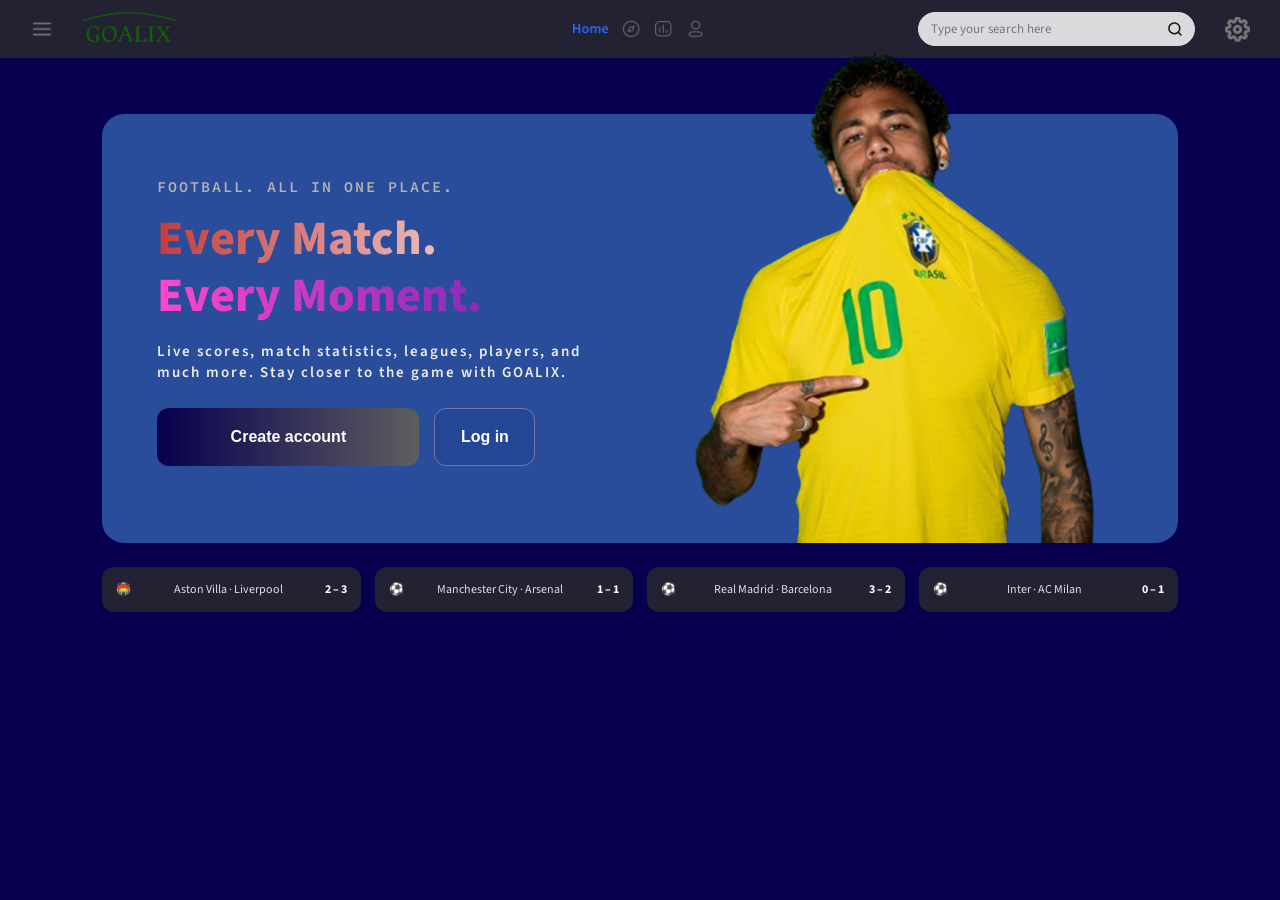
<file: index.html>
<!DOCTYPE html>
<html lang="en">

<head>
    <meta charset="UTF-8">
    <meta name="viewport" content="width=device-width, initial-scale=1.0">
    <title>Goalix</title>

    <link href="https://fonts.googleapis.com/css2?family=Source+Code+Pro:wght@400;500;600;700&display=swap"
        rel="stylesheet">
    <link href="https://fonts.googleapis.com/css2?family=Source+Sans+3:ital,wght@0,200..900;1,200..900&display=swap"
        rel="stylesheet">

    <link rel="stylesheet" href="CSS/style.css">
</head>

<body>

    <header>

        <div class="header-left">

            <button>
                <img src="Menu.png" class="icon" alt="Menu">
            </button>

            <a href="index.html">
                <picture>
                    <source media="(max-width: 700px)" srcset="logo-phone.png">
                    <img src="Untitled__1_-removebg-preview.png" class="logo" alt="Goalix">
                </picture>
            </a>

        </div>


        <nav class="header-center">

            <a href="index.html">
                <img src="Home.png" class="home" alt="Home">
            </a>

            <a href="explore.html">
                <img src="Discovery.png" class="discovery" alt="Discovery">
            </a>

            <a href="chart.html">
                <img src="Chart.png" class="chart" alt="Chart">
            </a>

            <a href="login.html">
                <img src="Profile.png" class="profile" alt="Profile">
            </a>

        </nav>


        <div class="header-right">

            <div class="search-container">
                <img src="Search.png" class="search-icon" alt="Search">
                <input class="search-bar" type="text" placeholder="Type your search here">
            </div>

            <button class="settings-btn" aria-label="Settings">
                <img src="Settings.png" class="settings" alt="">
            </button>

        </div>

    </header>


    <main>

        <section class="hero">

            <div class="text-hero">

                <p class="all">FOOTBALL. ALL IN ONE PLACE.</p>

                <h1 class="match">Every Match.</h1>

                <h1 class="moment">Every Moment.</h1>

                <p class="text2">
                    Live scores, match statistics, leagues, players, and<br>
                    much more. Stay closer to the game with GOALIX.
                </p>

                <div class="hero-buttons">

                    <a href="register.html">
                        <button class="create-btn">Create account</button>

                    </a>

                    <a href="login.html">
                        <button class="login-btn">Log in</button>
                    </a>

                </div>

            </div>


            <div class="neymar">

                <img src="neymar-jr-brazil-portraits-2018-9z-removebg-preview 1.png" alt="Neymar">

            </div>

        </section>

        <section class="match-strip" aria-label="Featured football match">
            <div class="match-team team-villa" aria-hidden="true">V</div>
            <div class="match-team team-liverpool" aria-hidden="true">L</div>
            <div class="match-details">
                <span>Aston Villa <b>vs</b> Liverpool</span>
                <strong>2 <i>–</i> 3</strong>
            </div>
            <span class="match-status">FT</span>
        </section>

        <section class="match-cards" aria-label="Recent football matches">
            <article class="match-card"><span>🏟️</span><span>Aston Villa · Liverpool</span><b>2 – 3</b></article>
            <article class="match-card"><span>⚽</span><span>Manchester City · Arsenal</span><b>1 – 1</b></article>
            <article class="match-card"><span>⚽</span><span>Real Madrid · Barcelona</span><b>3 – 2</b></article>
            <article class="match-card"><span>⚽</span><span>Inter · AC Milan</span><b>0 – 1</b></article>
        </section>
    </main>

</body>

</html>
</file>
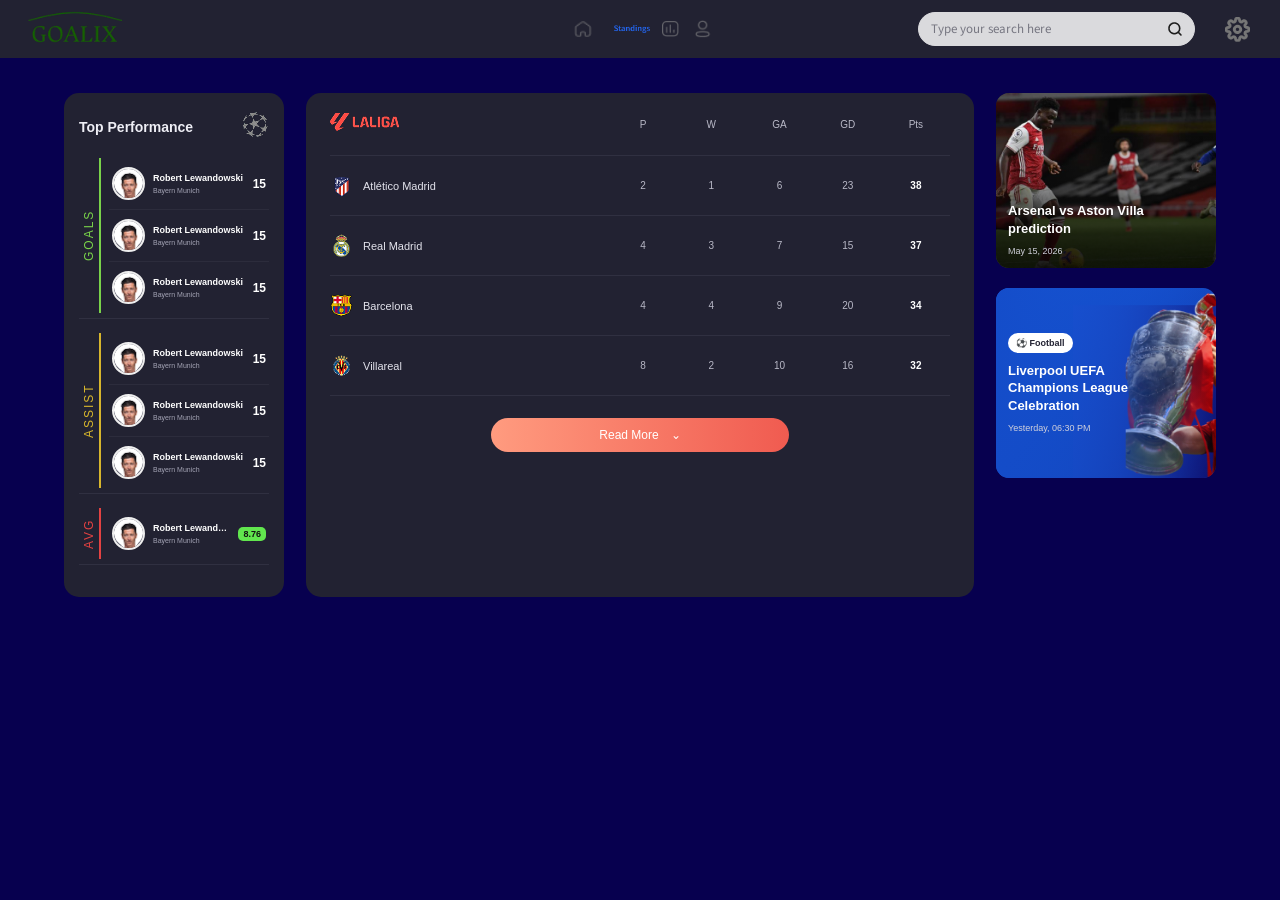
<file: explore.html>
<!DOCTYPE html>
<html lang="en">

<head>
    <meta charset="UTF-8">
    <meta name="viewport" content="width=device-width, initial-scale=1.0">
    <title>Goalix | Explore</title>

    <link rel="stylesheet" href="https://fonts.googleapis.com/css2?family=Source+Sans+3:wght@400;600;700&display=swap">

    <link rel="stylesheet" href="CSS/style.css">
    <link rel="stylesheet" href="CSS/explore.css">
</head>

<body>

    <header>
        <div class="header-left">
            <a href="index.html">
                <img src="Untitled__1_-removebg-preview.png" class="logo" alt="Goalix">
            </a>
        </div>

        <nav class="header-center">
            <a href="index.html">
                <img src="Home1.png" class="home" alt="Home">
            </a>

            <a href="standings.html">
                <img src="Standings.png" class="standings" alt="Discovery">
            </a>

            <a href="chart.html">
                <img src="Chart.png" class="chart" alt="Chart">
            </a>

            <a href="login.html">
                <img src="Profile.png" class="profile" alt="Profile">
            </a>
        </nav>

        <div class="header-right">

            <div class="search-container">
                <img src="Search.png" class="search-icon" alt="Search">
                <input class="search-bar" type="text" placeholder="Type your search here">
            </div>

            <button class="settings-btn" aria-label="Settings">
                <img src="Settings.png" class="settings" alt="">
            </button>

        </div>
    </header>

    <main class="dashboard">



        <aside class="sidebar-left performance-panel">

            <div class="performance-title">
                <h2>Top Performance</h2>
                <span><img src="championsleague.png"></span>
            </div>

            <!-- GOALS -->
            <div class="performance-group goals">

                <div class="group-label">GOALS</div>

                <div class="player-list">

                    <article class="player-row">
                        <img src="images/players/player1.png" alt="Player" class="player-photo">
                        <div class="player-info">
                            <h3>Robert Lewandowski</h3>
                            <p>Bayern Munich</p>
                        </div>
                        <strong class="player-stat">15</strong>
                    </article>

                    <article class="player-row">
                        <img src="images/players/player1.png" alt="Player" class="player-photo">
                        <div class="player-info">
                            <h3>Robert Lewandowski</h3>
                            <p>Bayern Munich</p>
                        </div>
                        <strong class="player-stat">15</strong>
                    </article>

                    <article class="player-row">
                        <img src="images/players/player1.png" alt="Player" class="player-photo">
                        <div class="player-info">
                            <h3>Robert Lewandowski</h3>
                            <p>Bayern Munich</p>
                        </div>
                        <strong class="player-stat">15</strong>
                    </article>

                </div>
            </div>

            <!-- ASSISTS -->
            <div class="performance-group assists">

                <div class="group-label">ASSIST</div>

                <div class="player-list">

                    <article class="player-row">
                        <img src="images/players/player1.png" alt="Player" class="player-photo">
                        <div class="player-info">
                            <h3>Robert Lewandowski</h3>
                            <p>Bayern Munich</p>
                        </div>
                        <strong class="player-stat">15</strong>
                    </article>

                    <article class="player-row">
                        <img src="images/players/player1.png" alt="Player" class="player-photo">
                        <div class="player-info">
                            <h3>Robert Lewandowski</h3>
                            <p>Bayern Munich</p>
                        </div>
                        <strong class="player-stat">15</strong>
                    </article>

                    <article class="player-row">
                        <img src="images/players/player1.png" alt="Player" class="player-photo">
                        <div class="player-info">
                            <h3>Robert Lewandowski</h3>
                            <p>Bayern Munich</p>
                        </div>
                        <strong class="player-stat">15</strong>
                    </article>

                </div>
            </div>

            <!-- AVERAGE RATING -->
            <div class="performance-group average">

                <div class="group-label">AVG</div>

                <div class="player-list">

                    <article class="player-row">
                        <img src="images/players/player1.png" alt="Player" class="player-photo">
                        <div class="player-info">
                            <h3>Robert Lewandowski</h3>
                            <p>Bayern Munich</p>
                        </div>
                        <strong class="player-stat rating">8.76</strong>
                    </article>

                </div>
            </div>

        </aside>


        </div>

        </aside>


        <section class="matches">

            <div class="table-header">
                <div class="table-title">
                    <span class="la-liga-logo"><img src="laliga.png"></span>
                </div>

                <div class="table-columns">
                    <span>P</span>
                    <span>W</span>
                    <span>GA</span>
                    <span>GD</span>
                    <span>Pts</span>
                </div>
            </div>

            <div class="team-list">

                <article class="team-row">
                    <div class="team-name">
                        <img src="atletico.png" alt="Atletico Madrid">
                        <span>Atlético Madrid</span>
                    </div>
                    <div class="team-stats">
                        <span>2</span><span>1</span><span>6</span><span>23</span><strong>38</strong>
                    </div>
                </article>

                <article class="team-row">
                    <div class="team-name">
                        <img src="realmadrid.png" alt="Real Madrid">
                        <span>Real Madrid</span>
                    </div>
                    <div class="team-stats">
                        <span>4</span><span>3</span><span>7</span><span>15</span><strong>37</strong>
                    </div>
                </article>

                <article class="team-row">
                    <div class="team-name">
                        <img src="barcelona.png" alt="Barcelona">
                        <span>Barcelona</span>
                    </div>
                    <div class="team-stats">
                        <span>4</span><span>4</span><span>9</span><span>20</span><strong>34</strong>
                    </div>
                </article>

                <article class="team-row">
                    <div class="team-name">
                        <img src="villareal.png" alt="Villarreal">
                        <span>Villareal</span>
                    </div>
                    <div class="team-stats">
                        <span>8</span><span>2</span><span>10</span><span>16</span><strong>32</strong>
                    </div>
                </article>

            </div>

            <button class="read-more">
                Read More <span>⌄</span>
            </button>

        </section>



        <aside class="sidebar-right news-panel">

            <!-- NEWS CARD 1 -->
            <article class="news-card news-card-one">

                <img src="news1.png" alt="Football match" class="news-image">

                <div class="news-overlay">
                    <h3>Arsenal vs Aston Villa prediction</h3>
                    <span>May 15, 2026</span>
                </div>

            </article>

            <!-- NEWS CARD 2 -->
            <article class="news-card news-card-two">

                <img src="news2.png" alt="Champions League celebration" class="news-image">

                <div class="news-overlay">
                    <span class="news-tag">⚽ Football</span>

                    <h3>Liverpool UEFA Champions League Celebration</h3>

                    <span>Yesterday, 06:30 PM</span>
                </div>

            </article>

        </aside>


    </main>

</body>

</html>
</file>
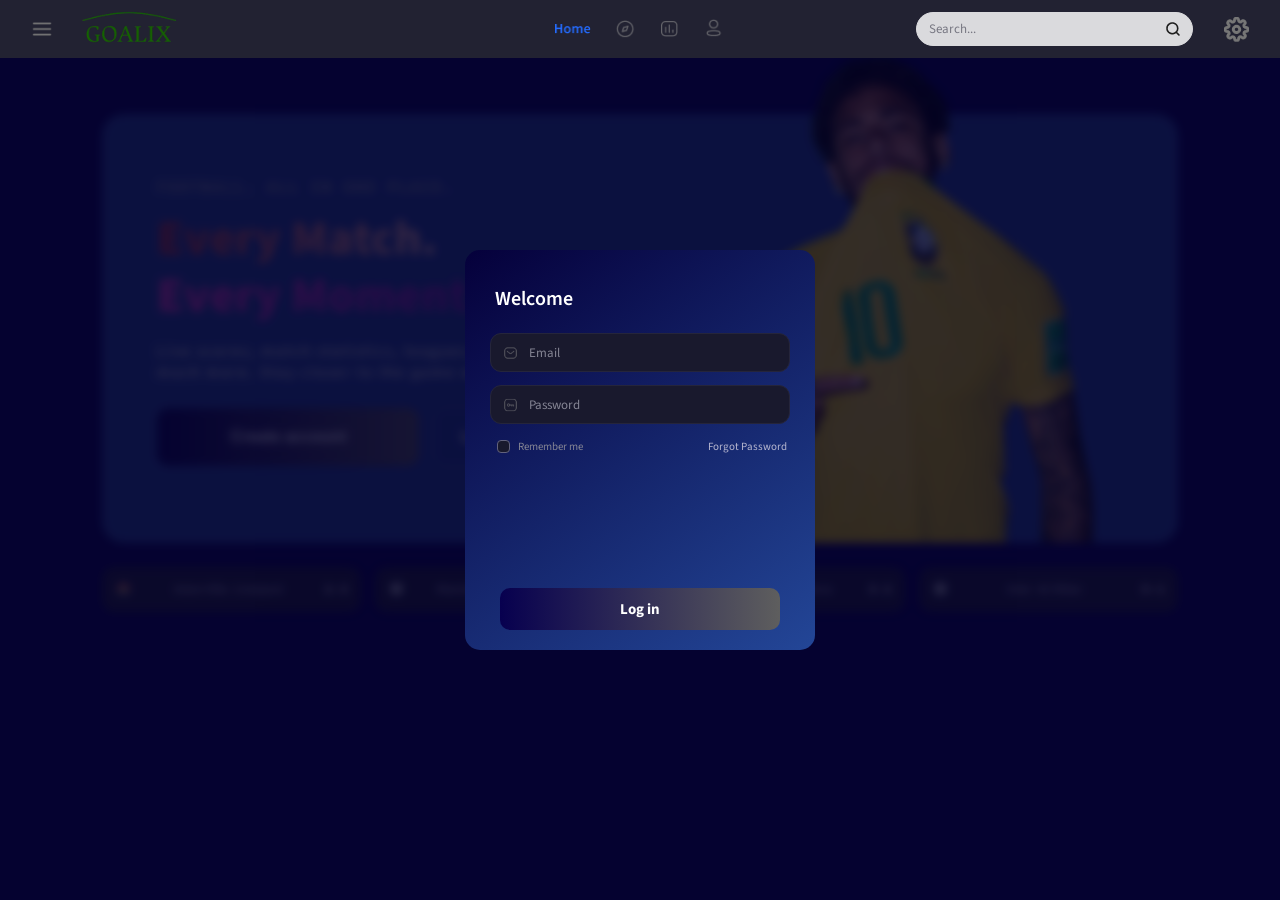
<file: login.html>
<!DOCTYPE html>
<html lang="en">

<head>
    <meta charset="UTF-8">
    <meta name="viewport" content="width=device-width, initial-scale=1.0">
    <title>Login</title>

    <link href="https://fonts.googleapis.com/css2?family=Source+Code+Pro:wght@400;500;600;700&display=swap"
        rel="stylesheet">
    <link href="https://fonts.googleapis.com/css2?family=Source+Sans+3:ital,wght@0,200..900;1,200..900&display=swap"
        rel="stylesheet">
    <link rel="stylesheet" href="CSS/login.css">
    <link rel="stylesheet" href="CSS/style.css">
</head>

<body>
    <header>

        <div class="header-left">

            <button>
                <img src="Menu.png" class="icon" alt="Menu">
            </button>

            <a href="index.html">
                <picture>
                    <source media="(max-width: 700px)" srcset="logo-phone.png">
                    <img src="Untitled__1_-removebg-preview.png" class="logo" alt="Goalix">
                </picture>
            </a>

        </div>


        <nav class="header-center">

            <button>
                <img src="Home.png" class="home" alt="Home">
            </button>

            <button>
                <img src="Discovery.png" class="discovery" alt="Discovery">
            </button>

            <button>
                <img src="Chart.png" class="chart" alt="Chart">
            </button>
            <a href="login.html">
                <button>
                    <img src="Profile.png" class="profile" alt="Profile">
                </button>
            </a>
        </nav>


        <div class="header-right">

            <div class="search-container">

                <img src="Search.png" alt="Search" class="search-icon">

                <input type="text" class="search-bar" placeholder="Search...">

            </div>

            <button>
                <img src="Settings.png" class="settings" alt="Settings">
            </button>

        </div>

    </header>
    <div class="login-background">

        <main>

            <section class="hero">

                <div class="text-hero">

                    <p class="all">FOOTBALL. ALL IN ONE PLACE.</p>

                    <h1 class="match">Every Match.</h1>

                    <h1 class="moment">Every Moment.</h1>

                    <p class="text2">
                        Live scores, match statistics, leagues, players, and<br>
                        much more. Stay closer to the game with GOALIX.
                    </p>

                    <div class="hero-buttons">

                        <button class="create-btn">Create account</button>

                        <a href="login.html">
                            <button class="login-btn">Log in</button>
                        </a>

                    </div>

                </div>


                <div class="neymar">

                    <img src="neymar-jr-brazil-portraits-2018-9z-removebg-preview 1.png" alt="Neymar">

                </div>

            </section>

            <section class="match-strip" aria-label="Featured football match">
                <div class="match-team team-villa" aria-hidden="true">V</div>
                <div class="match-team team-liverpool" aria-hidden="true">L</div>
                <div class="match-details">
                    <span>Aston Villa <b>vs</b> Liverpool</span>
                    <strong>2 <i>–</i> 3</strong>
                </div>
                <span class="match-status">FT</span>
            </section>

            <section class="match-cards" aria-label="Recent football matches">
                <article class="match-card"><span>🏟️</span><span>Aston Villa · Liverpool</span><b>2 – 3</b></article>
                <article class="match-card"><span>⚽</span><span>Manchester City · Arsenal</span><b>1 – 1</b></article>
                <article class="match-card"><span>⚽</span><span>Real Madrid · Barcelona</span><b>3 – 2</b></article>
                <article class="match-card"><span>⚽</span><span>Inter · AC Milan</span><b>0 – 1</b></article>
            </section>
        </main>

    </div>

    <div class="login-overlay"></div>

    <section class="login-card">

        <h2>Welcome</h2>

        <form>

            <div class="input-group">
                <span class="input-icon"><img src="Message.png" alt="message"></span>
                <input type="email" placeholder="Email" required>
            </div>

            <div class="input-group password-group">
                <span class="input-icon"><img src="Password.png" alt="password"></span>

                <input type="password" id="password" placeholder="Password" required>

            </div>

            <div class="login-options">

                <label>
                    <input type="checkbox">
                    Remember me
                </label>

                <a href="#">Forgot Password</a>

            </div>

            <button type="submit" class="sign-in-btn">
                Log in
            </button>

        </form>

    </section>

    <script>
        document.addEventListener('click', function (event) {
            if (!event.target.closest('.login-card form')) {
                window.location.href = 'index.html';
            }
        });
    </script>
</body>

</html>
</file>
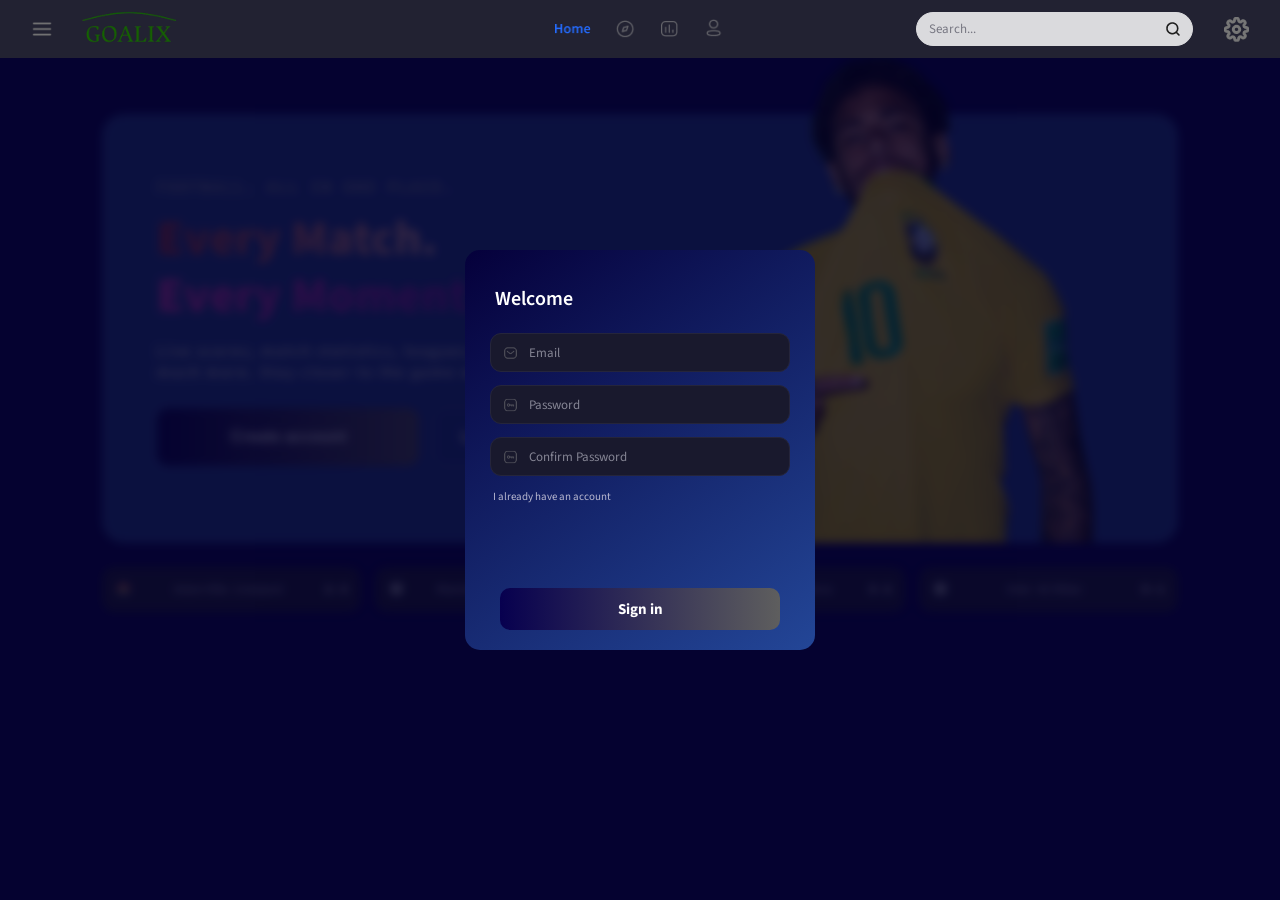
<file: register.html>
<!DOCTYPE html>
<html lang="en">

<head>
    <meta charset="UTF-8">
    <meta name="viewport" content="width=device-width, initial-scale=1.0">
    <title>Sign in</title>

    <link href="https://fonts.googleapis.com/css2?family=Source+Code+Pro:wght@400;500;600;700&display=swap"
        rel="stylesheet">
    <link href="https://fonts.googleapis.com/css2?family=Source+Sans+3:ital,wght@0,200..900;1,200..900&display=swap"
        rel="stylesheet">
    <link rel="stylesheet" href="CSS/register.css">

    <link rel="stylesheet" href="CSS/style.css">
    
</head>

<body>
    <header>

        <div class="header-left">

            <button>
                <img src="Menu.png" class="icon" alt="Menu">
            </button>

            <a href="index.html">
                <picture>
                    <source media="(max-width: 700px)" srcset="logo-phone.png">
                    <img src="Untitled__1_-removebg-preview.png" class="logo" alt="Goalix">
                </picture>
            </a>

        </div>


        <nav class="header-center">

            <button>
                <img src="Home.png" class="home" alt="Home">
            </button>

            <button>
                <img src="Discovery.png" class="discovery" alt="Discovery">
            </button>

            <button>
                <img src="Chart.png" class="chart" alt="Chart">
            </button>
            <a href="login.html">
                <button>
                    <img src="Profile.png" class="profile" alt="Profile">
                </button>
            </a>
        </nav>


        <div class="header-right">

            <div class="search-container">

                <img src="Search.png" alt="Search" class="search-icon">

                <input type="text" class="search-bar" placeholder="Search...">

            </div>

            <button>
                <img src="Settings.png" class="settings" alt="Settings">
            </button>

        </div>

    </header>
    <div class="login-background">

        <main>

            <section class="hero">

                <div class="text-hero">

                    <p class="all">FOOTBALL. ALL IN ONE PLACE.</p>

                    <h1 class="match">Every Match.</h1>

                    <h1 class="moment">Every Moment.</h1>

                    <p class="text2">
                        Live scores, match statistics, leagues, players, and<br>
                        much more. Stay closer to the game with GOALIX.
                    </p>

                    <div class="hero-buttons">

                        <button class="create-btn">Create account</button>

                        <a href="login.html">
                            <button class="login-btn">Log in</button>
                        </a>

                    </div>

                </div>


                <div class="neymar">

                    <img src="neymar-jr-brazil-portraits-2018-9z-removebg-preview 1.png" alt="Neymar">

                </div>

            </section>

            <section class="match-strip" aria-label="Featured football match">
                <div class="match-team team-villa" aria-hidden="true">V</div>
                <div class="match-team team-liverpool" aria-hidden="true">L</div>
                <div class="match-details">
                    <span>Aston Villa <b>vs</b> Liverpool</span>
                    <strong>2 <i>–</i> 3</strong>
                </div>
                <span class="match-status">FT</span>
            </section>

            <section class="match-cards" aria-label="Recent football matches">
                <article class="match-card"><span>🏟️</span><span>Aston Villa · Liverpool</span><b>2 – 3</b></article>
                <article class="match-card"><span>⚽</span><span>Manchester City · Arsenal</span><b>1 – 1</b></article>
                <article class="match-card"><span>⚽</span><span>Real Madrid · Barcelona</span><b>3 – 2</b></article>
                <article class="match-card"><span>⚽</span><span>Inter · AC Milan</span><b>0 – 1</b></article>
            </section>
        </main>

    </div>

    <div class="login-overlay"></div>

    <section class="login-card">

        <h2>Welcome</h2>

        <form>

            <div class="input-group">
                <span class="input-icon"><img src="Message.png" alt="message"></span>
                <input type="email" placeholder="Email" required>
            </div>

            <div class="input-group password-group">
                <span class="input-icon"><img src="Password.png" alt="password"></span>

                <input type="password" id="password" placeholder="Password" required>

            </div>

            <div class="input-group password-group">
                <span class="input-icon"><img src="Password.png" alt="password"></span>

                <input type="password" id="password" placeholder="Confirm Password" required>

            </div>

            <div class="login-options">

                <label>
                    <a href="#">I already have an account</a>
                </label>

            </div>

            <button type="submit" class="sign-in-btn">
                Sign in
            </button>

        </form>

    </section>

<script>
    document.addEventListener('click', function (event) {
        if (!event.target.closest('.login-card form')) {
            window.location.href = 'index.html';
        }
    });
</script>
</body>

</html>
</file>
<file: CSS/style.css>
/* --------------------------------------------------
   GOALIX — consolidated stylesheet
   -------------------------------------------------- */

/* PAGE */
body {
    margin: 0;
    background-color: #07004F;
    color: #fff;
    font-family: Arial, sans-serif;
}

/* HEADER */
header {
    display: grid;
    grid-template-columns: 1fr 1fr 1fr;
    align-items: center;
    padding: 10px 25px;
    background: #222232;
}

.header-left,
.header-center,
.header-right {
    display: flex;
    align-items: center;
    gap: 20px;
}

.header-center {
    justify-content: center;
    gap: 12px;
}

.header-right {
    position: relative;
    z-index: 2;
    justify-content: flex-end;
}

.icon {
    display: block;
    width: 22px;
    height: 22px;
    object-fit: contain;
}

.logo {
    width: 100px;
}

.home {
    display: block;
    width: 36px;
    height: 18px;
    object-fit: contain;
}

.discovery {
    display: block;
    width: 22px;
    height: 20px;
    object-fit: contain;
}

.standings {
    display: block;
    width: 36px;
    height: 18px;
    object-fit: contain;
}

.chart {
    display: block;
    width: 18px;
    height: 16px;
    object-fit: contain;
}

.profile {
    display: block;
    width: 23px;
    height: 20px;
    object-fit: contain;
}

.settings {
    display: block;
    width: 25px;
    height: 25px;
    object-fit: contain;
}

header button {
    border: 0;
    background: transparent;
    cursor: pointer;
}

header button img {
    transition: transform 0.2s ease, opacity 0.2s ease;
}

header button:hover img {
    transform: scale(1.12);
    opacity: 0.8;
}

.header-center a img,
.header-center button img {
    transition: transform 0.2s ease, opacity 0.2s ease;
}

.header-center a:hover img,
.header-center button:hover img {
    transform: scale(1.12);
    opacity: 0.8;
}

/* SEARCH */
.search-container {
    position: relative;
    z-index: 2;
    display: flex;
    align-items: center;
}

.search-icon {
    position: absolute;
    z-index: 3;
    right: 12px;
    width: 16px;
    height: 16px;
    object-fit: contain;
    pointer-events: none;
}

.search-bar {
    position: relative;
    z-index: 2;
    box-sizing: border-box;
    width: 277px;
    height: 34px;
    padding: 0 36px 0 12px;
    border: 1px solid #dadadd;
    border-radius: 99px;
    outline: none;
    background: #dadadd;
    color: #222232;
    font-family: 'Source Sans 3', sans-serif;
    font-size: 13px;
    cursor: text;
    pointer-events: auto;
    user-select: text;
    transition: background 0.25s ease, border-color 0.25s ease,
        box-shadow 0.25s ease;
}

.search-bar::placeholder {
    color: #777782;
}

.search-bar:hover {
    border-color: #b8b8c0;
    background: #e5e5e8;
}

.search-bar:focus {
    border-color: #6385d6;
    background: #fff;
    box-shadow: 0 0 0 3px rgba(99, 133, 214, 0.2);
}

/* HERO */
.hero {
    position: relative;
    display: flex;
    align-items: center;
    justify-content: space-between;
    gap: 30px;
    width: 100%;
    max-width: 1289px;
    height: 429px;
    margin: 80px 0 35px 9.4%;
    padding: 10px 40px 0 55px;
    border-radius: 22px 0 0 22px;
    background-color: #294c9b;
}

.text-hero {
    position: relative;
    z-index: 1;
    transform: translateY(-20px);
}

.all {
    color: #b3b3b3;
    font-family: 'Source Code Pro', monospace;
    font-size: 15px;
    font-weight: 600;
    letter-spacing: 2px;
}

.text2 {
    color: #ededed;
    font-family: 'Source Sans 3', sans-serif;
    font-size: 15px;
    font-weight: 600;
    letter-spacing: 2px;
}

.match,
.moment {
    margin: 0;
    font-family: 'Source Sans 3', sans-serif;
    font-size: 48px;
    font-weight: 800;
    line-height: 1.2;
}

.match {
    background: linear-gradient(90deg, #c53c3c, #fffbfb);
    background-clip: text;
    color: transparent;
    -webkit-background-clip: text;
}

.moment {
    background: linear-gradient(90deg, #ff48cb, #6223b3);
    background-clip: text;
    color: transparent;
    -webkit-background-clip: text;
}

/* HERO ACTIONS */
.hero-buttons {
    display: flex;
    width: max-content;
    max-width: 100%;
    align-items: center;
    justify-content: flex-start;
    gap: 15px;
    margin-top: 25px;
}

.hero-buttons button,
.hero-buttons>a.create-btn,
.hero-buttons>a.login-btn {
    display: inline-flex;
    box-sizing: border-box;
    align-items: center;
    justify-content: center;
    padding: 12px 24px;
    border-radius: 12px;
    font-family: 'Source Sans Pro', sans-serif;
    font-size: 16px;
    font-weight: 700;
    cursor: pointer;
    text-decoration: none;
    transition: 0.3s ease;
}

.hero-buttons>a:not(.create-btn):not(.login-btn) {
    display: inline-flex;
    align-items: center;
    justify-content: center;
    padding: 0;
    border: 0;
    background: transparent;
    color: inherit;
    text-decoration: none;
}

.create-btn {
    width: 262px;
    height: 58px;
    border: 0;
    background: linear-gradient(90deg, #07004f, #5e5e5e);
    color: #fff;
}

.login-btn {
    width: 101px;
    height: 58px;
    border: 1px solid #7775a5;
    background: #234697;
    color: #fff;
}

.create-btn:hover {
    transform: translateY(-3px);
    filter: brightness(1.1);
}

.login-btn:hover {
    transform: translateY(-3px);
    background: #29246b;
}

/* NEYMAR */
.neymar {
    position: absolute;
    right: 30px;
    bottom: 0;
    line-height: 0;
}

.neymar img {
    display: block;
    width: 600px;
    animation: neymarAppear 0.8s ease-out;
}

@keyframes neymarAppear {
    from {
        opacity: 0;
        transform: translateX(35px);
    }

    to {
        opacity: 1;
        transform: translateX(0);
    }
}

/* MATCH STRIP AND CARDS */
.match-strip {
    display: flex;
    align-items: center;
    justify-content: space-between;
    box-sizing: border-box;
    width: min(760px, calc(100% - 80px));
    min-height: 58px;
    margin: -12px auto 0;
    padding: 8px 14px;
    border-radius: 15px;
    background: #211f32;
    color: #f2f1f7;
    font: 600 13px 'Source Sans 3', sans-serif;
}

.match-team {
    display: grid;
    flex: 0 0 28px;
    place-items: center;
    width: 28px;
    height: 28px;
    border: 2px solid rgba(255, 255, 255, 0.12);
    border-radius: 50%;
    font-size: 12px;
    font-weight: 800;
}

.team-villa {
    background: #6c203a;
    color: #ffe06a;
}

.team-liverpool {
    background: #c5233b;
    color: #f7e7e7;
}

.match-details {
    display: grid;
    justify-items: center;
    gap: 2px;
}

.match-details b {
    font-weight: 600;
}

.match-details strong {
    font-size: 12px;
}

.match-details i {
    padding: 0 8px;
    font-style: normal;
}

.match-status {
    padding-left: 10px;
    border-left: 1px solid #353348;
}

.match-cards {
    display: flex;
    gap: 14px;
    width: min(1289px, 84%);
    margin: 22px auto 34px;
}

.match-card {
    display: flex;
    flex: 1;
    align-items: center;
    justify-content: space-between;
    gap: 8px;
    min-width: 0;
    padding: 14px;
    border-radius: 12px;
    background: #222232;
    color: #dddde8;
    font: 12px 'Source Sans 3', sans-serif;
}

.match-card span:nth-child(2) {
    overflow: hidden;
    text-overflow: ellipsis;
    white-space: nowrap;
}

.match-card b {
    color: #fff;
    white-space: nowrap;
}

.match-card[hidden],
.search-empty[hidden] {
    display: none !important;
}

.search-empty {
    flex-basis: 100%;
    margin: 0;
    color: #dddde8;
    font: 14px 'Source Sans 3', sans-serif;
}

.dashboard {
    display: grid;
    grid-template-columns: 220px 1fr 220px;
    gap: 25px;
    width: 90%;
    max-width: 1300px;
    margin: 30px auto;
}

.sidebar-left,
.matches,
.sidebar-right {
    background: #222232;
    border-radius: 15px;
    padding: 18px;
}

/* HEADER RIGHT */

.header-right {
    display: flex;
    align-items: center;
    justify-content: flex-end;
    gap: 25px;
}

/* SETTINGS BUTTON */

.settings-btn {
    display: flex;
    align-items: center;
    justify-content: center;
    padding: 5px;
    border: none;
    background: transparent;
    cursor: pointer;
}

.settings-btn img {
    width: 25px;
    height: 25px;
    object-fit: contain;
    transition: transform 0.35s ease,
        opacity 0.25s ease;
}

.settings-btn:hover img {
    transform: rotate(45deg);
    opacity: 0.8;
}

.settings-btn:active img {
    transform: rotate(90deg) scale(0.9);
}

/* MOBILE */

@media (max-width: 700px) {
    .header-right {
        gap: 10px;
    }

    .settings-btn img {
        width: 22px;
        height: 22px;
    }
}

/* DESKTOP AND TABLET */
@media (min-width: 701px) {
    .match-strip {
        display: none;
    }

    .hero {
        box-sizing: border-box;
        width: min(1289px, 84%);
        max-width: 1289px;
        margin: 56px auto 24px;
        border-radius: 22px;
    }
}

/* PHONE LAYOUT */
@media (max-width: 700px) {
    header {
        box-sizing: border-box;
        grid-template-columns: minmax(0, 1fr) auto;
        grid-template-rows: 1fr;
        gap: 0;
        width: auto;
        height: 66px;
        min-height: 66px;
        margin: 8px 8px 0;
        padding: 0 18px;
        border-radius: 18px;
        background: #222232;
    }

    .header-left {
        gap: 0;
        min-width: 0;
    }

    .header-left>button {
        display: none;
    }

    .header-right {
        gap: 8px;
        min-width: 0;
    }

    .logo {
        width: 68px;
    }

    .settings {
        width: 22px;
        height: 22px;
    }

    .search-container {
        flex: 0 1 auto;
        width: auto;
        min-width: 0;
    }

    .search-bar {
        display: block;
        box-sizing: border-box;
        width: clamp(100px, 34vw, 160px);
        max-width: 100%;
        min-width: 0;
        height: 36px;
        padding: 0 30px 0 12px;
        border-radius: 99px;
        background: #dadadd;
        color: #222232;
        font-size: clamp(10px, 3vw, 12px);
    }

    .search-icon {
        position: absolute;
        right: 10px;
        width: 16px;
        height: 16px;
    }

    .header-center {
        position: fixed;
        z-index: 12;
        left: 2%;
        bottom: 5px;
        display: flex;
        align-items: center;
        justify-content: center;
        box-sizing: border-box;
        width: 96%;
        height: 65px;
        gap: 24px;
        padding: 0;
        border-radius: 18px;
        background: #222232;
    }

    .header-center button,
    .header-center a {
        flex: 0 0 auto;
        margin: 0;
    }

    .header-center button {
        display: flex;
        align-items: center;
        justify-content: center;
        padding: 0;
    }

    .header-center img {
        display: block;
        width: 18px;
        height: 18px;
        object-fit: contain;
    }

    .header-center .home {
        width: 21px;
        height: 18px;
    }

    .header-center .standings {
        width: 35px;
        height: 18px;
    }

    .header-center .discovery,
    .header-center .chart,
    .header-center .profile {
        width: 18px;
        height: 18px;
    }

    .header-center button:first-child::before,
    .header-center button:first-child::after {
        display: none;
        content: none;
    }

    .match-strip {
        width: 82%;
        max-width: 360px;
        height: 61px;
        min-height: 61px;
        margin: 16px auto 0;
        padding: 7px 14px;
        gap: 5px;
        border-radius: 16px;
        background: #222232;
        font-size: 10px;
    }

    .match-team {
        flex-basis: 20px;
        width: 20px;
        height: 20px;
        font-size: 9px;
    }

    .match-details {
        flex: 1;
    }

    .match-details strong,
    .match-status {
        font-size: 10px;
    }

    .match-status {
        padding-left: 7px;
    }

    main {
        display: flex;
        flex-direction: column;
    }

    .match-strip {
        order: 1;
    }

    .hero {
        align-items: flex-start;
        box-sizing: border-box;
        width: 82%;
        max-width: 360px;
        height: clamp(430px, 58vh, 489px);
        height: clamp(430px, 58dvh, 489px);
        min-height: 0;
        margin: 14px auto 12px;
        padding: 28px 17px 18%;
        aspect-ratio: auto;
        overflow: hidden;
        border-radius: 18px;
        background: #234697;
        order: 2;
    }

    .text-hero {
        position: static;
        z-index: 2;
        max-width: 100%;
        transform: none;
    }

    .all {
        margin: 0 0 9px;
        font-size: 12px;
        line-height: 1.2;
        letter-spacing: 1.1px;
    }

    .match,
    .moment {
        position: relative;
        z-index: 2;
        font-size: 30px;
        line-height: 1.3;
    }

    .match {
        margin-bottom: 17px;
    }

    .text2 {
        position: relative;
        z-index: 2;
        max-width: 250px;
        margin: 10px 0 0;
        font-size: 16px;
        line-height: 1.6;
        letter-spacing: 0;
    }

    .text2 br {
        display: none;
    }

    .hero-buttons {
        position: absolute;
        z-index: 3;
        left: 12px;
        bottom: 32px;
        display: flex;
        flex-direction: column;
        align-items: flex-start;
        gap: 15px;
        margin: 0;
    }

    .hero-buttons button,
    .hero-buttons>a.create-btn,
    .hero-buttons>a.login-btn {
        padding: 0 12px;
        border-radius: 12px;
        font-size: 12px;
    }

    .create-btn {
        width: 128px;
        height: 50px;
    }

    .login-btn {
        width: 125px;
        height: 39px;
    }

    .neymar {
        z-index: 1;
        right: 0;
        bottom: 0;
        width: 74%;
    }

    .neymar img {
        display: block;
        width: 100%;
    }

    .match-cards {
        display: none;
        order: 3;
    }

    .match-cards.is-searching {
        display: grid;
        grid-template-columns: 1fr;
        width: 82%;
        max-width: 360px;
        margin: 0 auto 100px;
    }

    .search-empty {
        grid-column: 1 / -1;
    }

    @media (max-width: 700px) {
        .dashboard {
            grid-template-columns: 1fr;
            width: 90%;
        }
    }
}
</file>
<file: CSS/explore.css>
/* DASHBOARD */

.dashboard {
    display: grid;
    grid-template-columns: 220px minmax(0, 1fr) 220px;
    gap: 22px;

    width: 90%;
    max-width: 1300px;
    margin: 35px auto;
}

.sidebar-left,
.matches,
.sidebar-right {
    box-sizing: border-box;
    padding: 18px;
    border-radius: 15px;
    background: #222232;
    color: white;
    min-width: 0;
}

.matches {
    min-height: 500px;
}

.sidebar-left,
.sidebar-right {
    min-height: 450px;
}

/* MOBILE */

@media (max-width: 700px) {
    .dashboard {
        grid-template-columns: 1fr;
        width: 92%;
        gap: 15px;
        margin: 20px auto;
    }

    .sidebar-left,
    .matches,
    .sidebar-right {
        min-height: auto;
    }
}


/* LEAGUES */

.sidebar-left h2 {
    margin: 0 0 20px;
    font-size: 19px;
    color: #ffffff;
}

.league-list {
    display: flex;
    flex-direction: column;
    gap: 10px;
}

.league-list a {
    display: flex;
    align-items: center;
    gap: 12px;
    padding: 11px 9px;
    border-radius: 9px;

    color: #d5d5df;
    text-decoration: none;
    font-size: 13px;

    transition: background 0.25s ease,
        transform 0.25s ease,
        color 0.25s ease;
}

.league-list a:hover {
    background: #343449;
    color: #ffffff;
    transform: translateX(5px);
}

.league-icon {
    width: 25px;
    text-align: center;
    font-size: 18px;
}


/* TOP PERFORMANCE PANEL */

.performance-panel {
    background: #222232;
    border-radius: 15px;
    padding: 18px 15px;
    color: white;
    overflow: hidden;
}

.performance-title {
    display: flex;
    justify-content: space-between;
    align-items: center;
    margin-bottom: 15px;
}

.performance-title h2 {
    font-size: 14px;
    margin: 0;
    color: #eeeeF5;
}

.performance-title span {
    font-size: 19px;
}

/* PERFORMANCE GROUPS */

.performance-group {
    display: grid;
    grid-template-columns: 22px minmax(0, 1fr);
    gap: 8px;
    margin-bottom: 14px;
    padding-bottom: 5px;
    border-bottom: 1px solid #303041;
}

.group-label {
    writing-mode: vertical-rl;
    transform: rotate(180deg);
    display: flex;
    align-items: center;
    justify-content: center;
    font-size: 12px;
    letter-spacing: 2px;
    border-left: 2px solid;
}

.goals .group-label {
    color: #79d34a;
    border-color: #79d34a;
}

.assists .group-label {
    color: #d7b62d;
    border-color: #d7b62d;
}

.average .group-label {
    color: #e34242;
    border-color: #e34242;
}

/* PLAYER ROWS */

.player-list {
    display: flex;
    flex-direction: column;
}

.player-row {
    display: flex;
    align-items: center;
    gap: 8px;
    min-width: 0;
    padding: 9px 3px;
    border-bottom: 1px solid #2c2c3c;
    transition: background 0.2s ease;
}

.player-row:last-child {
    border-bottom: none;
}

.player-row:hover {
    background: #303044;
}

/* PLAYER PHOTOS */

.player-photo {
    width: 29px;
    height: 29px;
    flex-shrink: 0;
    border-radius: 50%;
    object-fit: cover;
    object-position: center;
    background: #414153;
    border: 2px solid #eeeeee;
    transition: transform 0.25s ease;
}

.player-row:hover .player-photo {
    transform: scale(1.12);
}

/* PLAYER INFORMATION */

.player-info {
    flex: 1;
    min-width: 0;
}

.player-info h3 {
    margin: 0 0 4px;
    font-size: 9px;
    font-weight: 600;
    color: #ffffff;
    white-space: nowrap;
    overflow: hidden;
    text-overflow: ellipsis;
}

.player-info p {
    margin: 0;
    font-size: 7px;
    color: #a4a4b5;
}

/* PLAYER STATISTICS */

.player-stat {
    font-size: 12px;
    color: white;
    flex-shrink: 0;
}

.player-stat.rating {
    background: #61e64e;
    color: #111;
    padding: 2px 5px;
    border-radius: 5px;
    font-size: 9px;
}

/* HEADER RIGHT */

.header-right {
    display: flex;
    align-items: center;
    justify-content: flex-end;
    gap: 25px;
}


/* LEAGUE TABLE */

.matches {
    background: #222232;
    border-radius: 15px;
    padding: 20px 24px;
    color: white;
    min-width: 0;
}

.table-header {
    display: flex;
    justify-content: space-between;
    align-items: center;
    padding-bottom: 20px;
    border-bottom: 1px solid #303041;
}

.table-title {
    display: flex;
    align-items: center;
    gap: 10px;
}

.table-title h2 {
    color: #f04d55;
    font-size: 14px;
    margin: 0;
}

.la-liga-logo {
    color: #ff535b;
}

.table-columns,
.team-stats {
    display: grid;
    grid-template-columns: repeat(5, minmax(25px, 1fr));
    width: 55%;
    text-align: center;
    font-size: 10px;
    color: #b9b9c7;
}

.team-list {
    display: flex;
    flex-direction: column;
}

.team-row {
    display: flex;
    align-items: center;
    justify-content: space-between;
    min-height: 59px;
    border-bottom: 1px solid #303041;
    transition: background 0.2s ease;
}

.team-row:hover {
    background: #2c2c40;
}

.team-name {
    display: flex;
    align-items: center;
    gap: 10px;
    min-width: 0;
    font-size: 11px;
    color: #e2e2eb;
}

.team-name img {
    width: 23px;
    height: 23px;
    object-fit: contain;
    flex-shrink: 0;
}

.team-stats {
    font-size: 10px;
}

.team-stats strong {
    color: white;
}

.read-more {
    display: flex;
    align-items: center;
    justify-content: center;
    gap: 12px;
    width: 48%;
    margin: 22px auto 0;
    padding: 10px;
    border: none;
    border-radius: 30px;
    background: linear-gradient(90deg, #ff9b7f, #f05b50);
    color: white;
    font-size: 12px;
    cursor: pointer;
    transition: transform 0.25s ease;
}

.read-more:hover {
    transform: scale(1.04);
}

/* MOBILE TABLE */

@media (max-width: 700px) {
    .matches {
        padding: 16px 12px;
    }

    .table-columns,
    .team-stats {
        width: 52%;
    }

    .team-name {
        font-size: 10px;
        gap: 6px;
    }

    .team-name img {
        width: 21px;
        height: 21px;
    }

    .team-row {
        min-height: 52px;
    }
}

/* LEAGUE TABLE */

.matches {
    background: #222232;
    border-radius: 15px;
    padding: 20px 24px;
    color: white;
    min-width: 0;
}

.table-header {
    display: flex;
    justify-content: space-between;
    align-items: center;
    padding-bottom: 20px;
    border-bottom: 1px solid #303041;
}

.table-title {
    display: flex;
    align-items: center;
    gap: 10px;
}

.table-title h2 {
    color: #f04d55;
    font-size: 14px;
    margin: 0;
}

.la-liga-logo {
    color: #ff535b;
}

.table-columns,
.team-stats {
    display: grid;
    grid-template-columns: repeat(5, minmax(25px, 1fr));
    width: 55%;
    text-align: center;
    font-size: 10px;
    color: #b9b9c7;
}

.team-list {
    display: flex;
    flex-direction: column;
}

.team-row {
    display: flex;
    align-items: center;
    justify-content: space-between;
    min-height: 59px;
    border-bottom: 1px solid #303041;
    transition: background 0.2s ease;
}

.team-row:hover {
    background: #2c2c40;
}

.team-name {
    display: flex;
    align-items: center;
    gap: 10px;
    min-width: 0;
    font-size: 11px;
    color: #e2e2eb;
}

.team-name img {
    width: 23px;
    height: 23px;
    object-fit: contain;
    flex-shrink: 0;
}

.team-stats {
    font-size: 10px;
}

.team-stats strong {
    color: white;
}

.read-more {
    display: flex;
    align-items: center;
    justify-content: center;
    gap: 12px;
    width: 48%;
    margin: 22px auto 0;
    padding: 10px;
    border: none;
    border-radius: 30px;
    background: linear-gradient(90deg, #ff9b7f, #f05b50);
    color: white;
    font-size: 12px;
    cursor: pointer;
    transition: transform 0.25s ease;
}

.read-more:hover {
    transform: scale(1.04);
}

/* MOBILE TABLE */

@media (max-width: 700px) {
    .matches {
        padding: 16px 12px;
    }

    .table-columns,
    .team-stats {
        width: 52%;
    }

    .team-name {
        font-size: 10px;
        gap: 6px;
    }

    .team-name img {
        width: 21px;
        height: 21px;
    }

    .team-row {
        min-height: 52px;
    }
}

/* LATEST NEWS */

.news-panel {
    display: flex;
    flex-direction: column;
    gap: 20px;
    min-width: 0;
    background: transparent;
    padding: 0;
}

.news-card {
    position: relative;
    width: 100%;
    height: 175px;
    border-radius: 13px;
    overflow: hidden;
    cursor: pointer;
    background: #222232;
}

.news-image {
    width: 100%;
    height: 100%;
    display: block;
    object-fit: cover;
    transition: transform 0.4s ease;
}

.news-card:hover .news-image {
    transform: scale(1.07);
}

.news-overlay {
    position: absolute;
    inset: 0;
    display: flex;
    flex-direction: column;
    justify-content: flex-end;
    padding: 12px;
    background: linear-gradient(
        transparent 20%,
        rgba(0, 0, 0, 0.75) 100%
    );
    color: white;
}

.news-overlay h3 {
    font-size: 13px;
    line-height: 1.35;
    margin: 0 0 9px;
    max-width: 90%;
}

.news-overlay span {
    font-size: 9px;
    color: #d1d1dc;
}

.news-tag {
    background: white;
    color: #222232 !important;
    width: fit-content;
    padding: 5px 8px;
    border-radius: 15px;
    margin-bottom: 9px;
    font-weight: 700;
}

/* SECOND NEWS CARD */

.news-card-two {
    height: 190px;
    background: linear-gradient(135deg, #1765ed, #102e9b);
}

.news-card-two .news-image {
    position: absolute;
    right: 0;
    width: 65%;
    object-position: center;
}

.news-card-two .news-overlay {
    background: linear-gradient(
        90deg,
        rgba(20, 76, 200, 0.95) 0%,
        rgba(20, 76, 200, 0.65) 55%,
        transparent 100%
    );
    justify-content: center;
    align-items: flex-start;
}

.news-card-two .news-overlay h3 {
    max-width: 65%;
}

/* MOBILE */

@media (max-width: 700px) {
    .news-panel {
        gap: 12px;
    }

    .news-card {
        height: 170px;
    }

    .news-card-two {
        height: 180px;
    }
}
</file>
<file: CSS/login.css>
/* LOGIN BACKGROUND */

.login-background {
    filter: blur(5px);
    opacity: 0.45;
    pointer-events: none;
    user-select: none;
}

.login-overlay {
    position: fixed;
    inset: 0;
    background: rgba(5, 5, 25, 0.55);
    z-index: 5;
}

header {
    position: relative;
    z-index: 10;
}

/* LOGIN CARD */

.login-card {
    position: fixed;
    top: 50%;
    left: 50%;
    transform: translate(-50%, -50%);

    z-index: 10;

    width: 350px;
    height: 400px;

    background: linear-gradient(
        145deg,
        #05003B,
        #234697
    );

    border-radius: 15px;
    padding: 25px;

    box-sizing: border-box;
}

.login-card h2 {
    font-family: 'Source Sans 3', sans-serif;
    font-size: 20px;
    font-weight: 600;
    color: white;

    margin: 10px 0 20px 5px;
}

/* INPUT FIELDS */

.input-group {
    width: 100%;
    height: 39px;
    margin-bottom: 13px;
}

.input-group input {
    width: 100%;
    height: 100%;
    box-sizing: border-box;

    background: #19192D;
    border: 1px solid #25253B;
    border-radius: 11px;

    padding: 0 15px;

    font-family: 'Source Sans 3', sans-serif;
    font-size: 13px;
    color: white;

    outline: none;
    transition: 0.25s ease;
}

.input-group input::placeholder {
    color: #858594;
}

.input-group input:focus {
    border-color: #647FC7;
    background: #202039;
}

/* LOGIN OPTIONS */

.login-options {
    display: flex;
    align-items: center;
    justify-content: space-between;

    margin-top: 5px;
    padding: 0 3px;

    font-family: 'Source Sans 3', sans-serif;
    font-size: 11px;
}

.login-options label {
    display: flex;
    align-items: center;
    gap: 5px;
    color: #858594;
    cursor: pointer;
}

.login-options input[type="checkbox"] {
    appearance: none;
    -webkit-appearance: none;

    width: 13px;
    height: 13px;

    border: 1px solid #62627D;
    border-radius: 4px;

    background: #19192D;

    cursor: pointer;
    transition: 0.2s ease;

    display: grid;
    place-content: center;
}

.login-options input[type="checkbox"]:checked {
    background: #526FC0;
    border-color: #526FC0;
}

.login-options input[type="checkbox"]:checked::after {
    content: "✓";
    color: white;
    font-size: 10px;
    font-weight: bold;
}

.login-options input[type="checkbox"]:hover {
    border-color: #829BE8;
}

.login-options a {
    color: #B8B8D0;
    text-decoration: none;
    transition: 0.2s ease;
}

.login-options a:hover {
    color: white;
}

/* SIGN IN BUTTON */

.sign-in-btn {
    position: absolute;
    bottom: 20px;
    left: 50%;
    transform: translateX(-50%);

    width: 80%;
    height: 42px;

    background: linear-gradient(90deg, #07004F, #5E5E5E);
    border: none;
    border-radius: 10px;

    color: #FFFFFF;

    font-family: 'Source Sans 3', sans-serif;
    font-size: 15px;
    font-weight: 700;

    cursor: pointer;

    transition: all 0.3s ease;
}

.sign-in-btn:hover {
    background: linear-gradient(90deg, #171078, #777777);
    box-shadow: 0 4px 15px rgba(7, 0, 79, 0.4);

    transform: translateX(-50%) translateY(-3px);
}

.sign-in-btn:active {
    transform: translateX(-50%) translateY(0);
}

/* INPUT ICONS */

.input-group {
    position: relative;
}

.input-group input {
    padding-left: 38px;
    padding-right: 38px;
}

.input-icon {
    position: absolute;
    left: 13px;
    top: 50%;
    transform: translateY(-50%);

    color: #858594;
    font-size: 15px;

    pointer-events: none;
}

.toggle-password {
    position: absolute;
    right: 12px;
    top: 50%;
    transform: translateY(-50%);

    background: transparent;
    border: none;

    color: #858594;
    font-size: 17px;

    cursor: pointer;
    transition: 0.2s ease;
}

.toggle-password:hover {
    color: white;
}

.input-icon img {
    width: 15px;
    height: 15px;
    object-fit: contain;
    display: block;
    opacity: 0.75;
}
/* PHONE FORM LAYOUT */
@media (max-width: 700px) {
    .login-background {
        min-height: 100vh;
    }

    .login-card {
        width: min(350px, calc(100vw - 28px));
        height: min(400px, calc(100dvh - 32px));
        min-height: 340px;
        padding: 22px;
        overflow-y: auto;
    }
}

@media (max-width: 380px) {
    .login-card {
        width: calc(100vw - 24px);
        padding: 19px;
    }
}
/* PHONE MOCKUP CARD */
@media (max-width: 700px) {
    .login-card {
        top: auto;
        bottom: 0;
        left: 8px;
        transform: none;
        width: calc(100vw - 16px);
        height: min(520px, 60dvh);
        min-height: 420px;
        padding: 22px 24px;
        border-radius: 20px 20px 0 0;
        overflow-y: auto;
    }
}

@media (max-width: 380px) {
    .login-card {
        width: calc(100vw - 16px);
        padding-inline: 20px;
    }
}
/* REFERENCE LOGIN SHEET */
@media (max-width: 700px) {
    .login-card {
        top: auto;
        bottom: 0;
        left: 8px;
        transform: none;
        width: calc(100vw - 16px);
        height: min(500px, 60dvh);
        min-height: 420px;
        padding: 22px 24px;
        border-radius: 20px 20px 0 0;
        overflow-y: auto;
    }
}
@media (min-width: 701px) {
    .login-card { left: 50%; top: 50%; }
}

@media (max-width: 700px) { header { z-index: 4; } }

/* PHONE MOCKUP FORM COLORS AND SIZES */
@media (max-width: 700px) {
    header { z-index: 4; }
    .login-card {
        height: 62dvh;
        min-height: 420px;
        padding: 24px 24px 28px;
        border-radius: 28px 28px 0 0;
        background: #222232;
    }
    .login-card h2 {
        margin: 0 0 22px;
        text-align: center;
        font-size: 20px;
    }
    .input-group { height: 46px; margin-bottom: 12px; }
    .input-group input { background: #181829; border-color: #181829; }
    .login-options { font-size: 10px; }
    .sign-in-btn {
        width: 88%;
        height: 44px;
        bottom: 24px;
        background: #246BFD;
    }
    .sign-in-btn:hover { background: #1f5fe5; }
}
</file>
<file: CSS/register.css>
/* LOGIN BACKGROUND */

.login-background {
    filter: blur(5px);
    opacity: 0.45;
    pointer-events: none;
    user-select: none;
}

.login-overlay {
    position: fixed;
    inset: 0;
    background: rgba(5, 5, 25, 0.55);
    z-index: 5;
}

header {
    position: relative;
    z-index: 10;
}

/* LOGIN CARD */

.login-card {
    position: fixed;
    top: 50%;
    left: 50%;
    transform: translate(-50%, -50%);

    z-index: 10;

    width: 350px;
    height: 400px;

    background: linear-gradient(
        145deg,
        #05003B,
        #234697
    );

    border-radius: 15px;
    padding: 25px;

    box-sizing: border-box;
}

.login-card h2 {
    font-family: 'Source Sans 3', sans-serif;
    font-size: 20px;
    font-weight: 600;
    color: white;

    margin: 10px 0 20px 5px;
}

/* INPUT FIELDS */

.input-group {
    width: 100%;
    height: 39px;
    margin-bottom: 13px;
}

.input-group input {
    width: 100%;
    height: 100%;
    box-sizing: border-box;

    background: #19192D;
    border: 1px solid #25253B;
    border-radius: 11px;

    padding: 0 15px;

    font-family: 'Source Sans 3', sans-serif;
    font-size: 13px;
    color: white;

    outline: none;
    transition: 0.25s ease;
}

.input-group input::placeholder {
    color: #858594;
}

.input-group input:focus {
    border-color: #647FC7;
    background: #202039;
}

/* LOGIN OPTIONS */

.login-options {
    display: flex;
    align-items: center;
    justify-content: space-between;

    margin-top: 5px;
    padding: 0 3px;

    font-family: 'Source Sans 3', sans-serif;
    font-size: 11px;
}

.login-options label {
    display: flex;
    align-items: center;
    gap: 5px;
    color: #858594;
    cursor: pointer;
}

.login-options input[type="checkbox"] {
    appearance: none;
    -webkit-appearance: none;

    width: 13px;
    height: 13px;

    border: 1px solid #62627D;
    border-radius: 4px;

    background: #19192D;

    cursor: pointer;
    transition: 0.2s ease;

    display: grid;
    place-content: center;
}

.login-options input[type="checkbox"]:checked {
    background: #526FC0;
    border-color: #526FC0;
}

.login-options input[type="checkbox"]:checked::after {
    content: "✓";
    color: white;
    font-size: 10px;
    font-weight: bold;
}

.login-options input[type="checkbox"]:hover {
    border-color: #829BE8;
}

.login-options a {
    color: #B8B8D0;
    text-decoration: none;
    transition: 0.2s ease;
}

.login-options a:hover {
    color: white;
}

/* SIGN IN BUTTON */

.sign-in-btn {
    position: absolute;
    bottom: 20px;
    left: 50%;
    transform: translateX(-50%);

    width: 80%;
    height: 42px;

    background: linear-gradient(90deg, #07004F, #5E5E5E);
    border: none;
    border-radius: 10px;

    color: #FFFFFF;

    font-family: 'Source Sans 3', sans-serif;
    font-size: 15px;
    font-weight: 700;

    cursor: pointer;

    transition: all 0.3s ease;
}

.sign-in-btn:hover {
    background: linear-gradient(90deg, #171078, #777777);
    box-shadow: 0 4px 15px rgba(7, 0, 79, 0.4);

    transform: translateX(-50%) translateY(-3px);
}

.sign-in-btn:active {
    transform: translateX(-50%) translateY(0);
}

/* INPUT ICONS */

.input-group {
    position: relative;
}

.input-group input {
    padding-left: 38px;
    padding-right: 38px;
}

.input-icon {
    position: absolute;
    left: 13px;
    top: 50%;
    transform: translateY(-50%);

    color: #858594;
    font-size: 15px;

    pointer-events: none;
}

.toggle-password {
    position: absolute;
    right: 12px;
    top: 50%;
    transform: translateY(-50%);

    background: transparent;
    border: none;

    color: #858594;
    font-size: 17px;

    cursor: pointer;
    transition: 0.2s ease;
}

.toggle-password:hover {
    color: white;
}

.input-icon img {
    width: 15px;
    height: 15px;
    object-fit: contain;
    display: block;
    opacity: 0.75;
}
/* PHONE FORM LAYOUT */
@media (max-width: 700px) {
    .login-background {
        min-height: 100vh;
    }

    .login-card {
        width: min(350px, calc(100vw - 28px));
        height: min(400px, calc(100dvh - 32px));
        min-height: 340px;
        padding: 22px;
        overflow-y: auto;
    }
}

@media (max-width: 380px) {
    .login-card {
        width: calc(100vw - 24px);
        padding: 19px;
    }
}
/* PHONE MOCKUP CARD */
@media (max-width: 700px) {
    .login-card {
        top: auto;
        bottom: 0;
        left: 8px;
        transform: none;
        width: calc(100vw - 16px);
        height: min(520px, 60dvh);
        min-height: 420px;
        padding: 22px 24px;
        border-radius: 20px 20px 0 0;
        overflow-y: auto;
    }
}

@media (max-width: 380px) {
    .login-card {
        width: calc(100vw - 16px);
        padding-inline: 20px;
    }
}
/* REFERENCE LOGIN SHEET */
@media (max-width: 700px) {
    .login-card {
        top: auto;
        bottom: 0;
        left: 8px;
        transform: none;
        width: calc(100vw - 16px);
        height: min(500px, 60dvh);
        min-height: 420px;
        padding: 22px 24px;
        border-radius: 20px 20px 0 0;
        overflow-y: auto;
    }
}
@media (min-width: 701px) {
    .login-card { left: 50%; top: 50%; }
}

@media (max-width: 700px) { header { z-index: 4; } }

/* PHONE MOCKUP FORM COLORS AND SIZES */
@media (max-width: 700px) {
    header { z-index: 4; }
    .login-card {
        height: 62dvh;
        min-height: 420px;
        padding: 24px 24px 28px;
        border-radius: 28px 28px 0 0;
        background: #222232;
    }
    .login-card h2 {
        margin: 0 0 22px;
        text-align: center;
        font-size: 20px;
    }
    .input-group { height: 46px; margin-bottom: 12px; }
    .input-group input { background: #181829; border-color: #181829; }
    .login-options { font-size: 10px; }
    .sign-in-btn {
        width: 88%;
        height: 44px;
        bottom: 24px;
        background: #246BFD;
    }
    .sign-in-btn:hover { background: #1f5fe5; }
}
</file>
